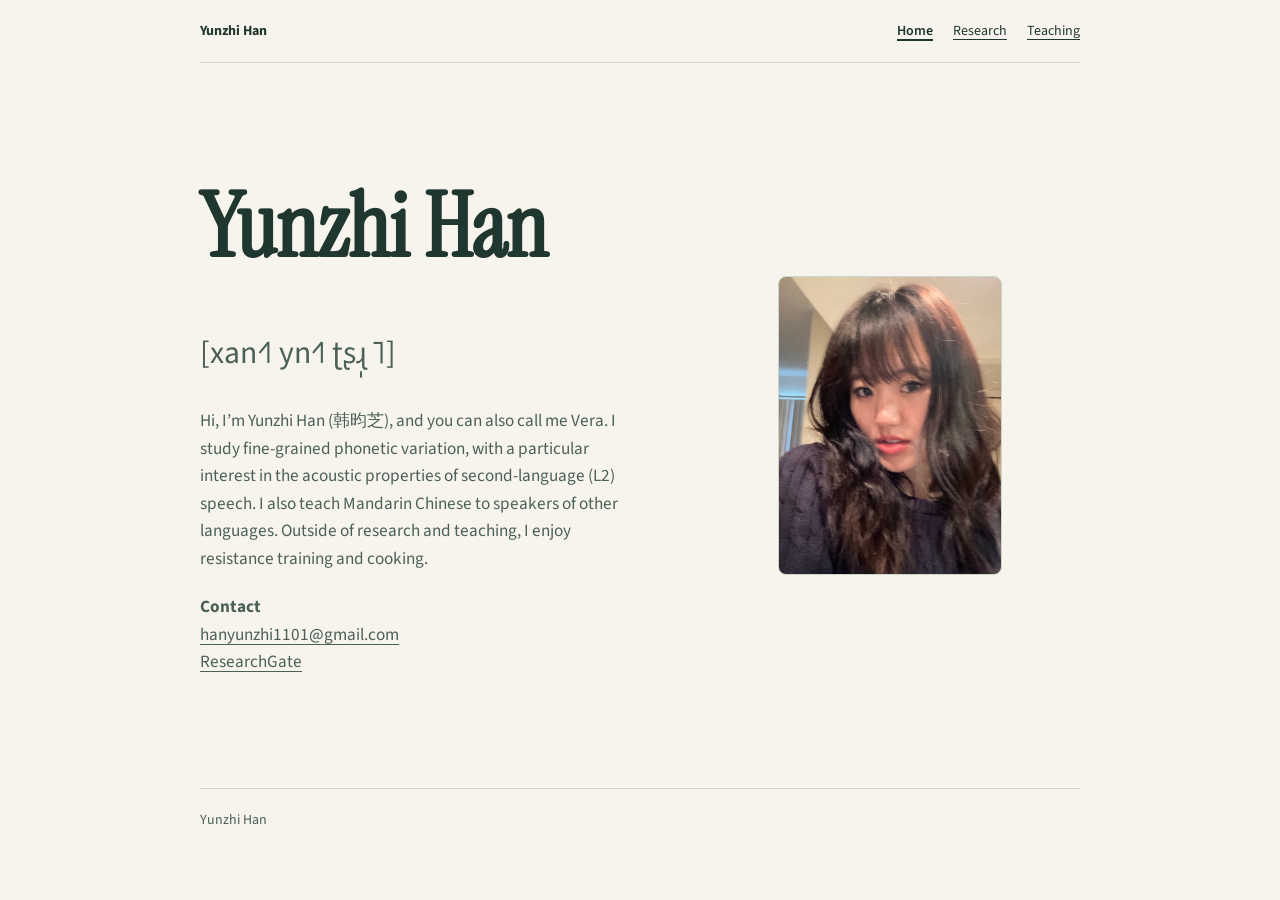
<file: index.html>
<!doctype html>
<html lang="en">
<head>
  <meta charset="utf-8">
  <meta name="viewport" content="width=device-width, initial-scale=1">
  <meta name="description" content="Yunzhi Han’s personal website for research and teaching.">
  <title>Home | Yunzhi Han</title>
  <link rel="stylesheet" href="https://fonts.googleapis.com/css2?family=Instrument+Serif&amp;family=Source+Sans+3:wght@400;600&amp;display=swap">
  <link rel="stylesheet" href="style.css">
  <script>
    const legacyPages = {
      "#research": "research.html",
      "#teaching": "teaching.html",
      "#201-listening": "teaching.html#201-listening"
    };
    const destination = legacyPages[window.location.hash];
    if (destination) window.location.replace(destination);
  </script>
</head>
<body>
  <header class="wrap">
    <strong>Yunzhi Han</strong>
    <nav aria-label="Main navigation">
      <a href="./" aria-current="page">Home</a>
      <a href="research.html">Research</a>
      <a href="teaching.html">Teaching</a>
    </nav>
  </header>
  <main class="wrap">
    <section class="hero" id="home" aria-labelledby="home-title">
      <div>
        <h1 id="home-title">Yunzhi Han <span class="ipa" lang="zh-Latn-fonipa" title="Mandarin pronunciation">[xan˧˥ yn˧˥ ʈʂɻ̩˥]</span></h1>
        <p>Hi, I’m Yunzhi Han (<span lang="zh-Hans">韩昀芝</span>), and you can also call me Vera. I study fine-grained phonetic variation, with a particular interest in the acoustic properties of second-language (L2) speech. I also teach Mandarin Chinese to speakers of other languages. Outside of research and teaching, I enjoy resistance training and cooking.</p>
        <p><strong>Contact</strong><br>
          <a href="mailto:hanyunzhi1101@gmail.com">hanyunzhi1101@gmail.com</a><br>
          <a href="https://www.researchgate.net/profile/Yunzhi-Han?ev=hdr_xprf">ResearchGate</a>
        </p>
      </div>
      <img class="portrait" src="portrait.jpg" width="637" height="850" alt="Portrait of Yunzhi Han">
    </section>
  </main>
  <footer class="wrap">Yunzhi Han</footer>
</body>
</html>
</file>
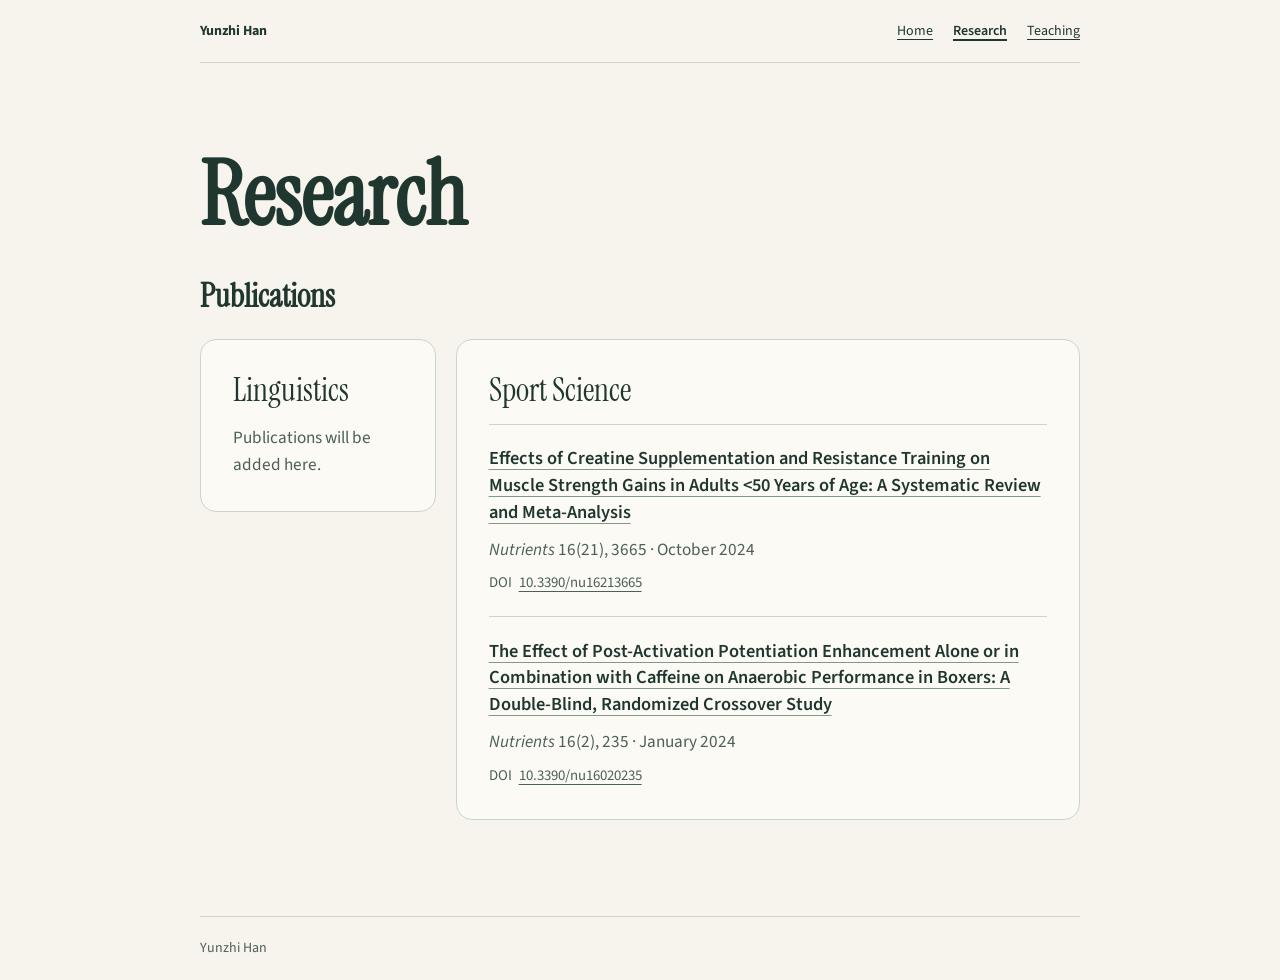
<file: research.html>
<!doctype html>
<html lang="en">
<head>
  <meta charset="utf-8">
  <meta name="viewport" content="width=device-width, initial-scale=1">
  <meta name="description" content="Yunzhi Han’s personal website for research and teaching.">
  <title>Research | Yunzhi Han</title>
  <link rel="stylesheet" href="https://fonts.googleapis.com/css2?family=Instrument+Serif&amp;family=Source+Sans+3:wght@400;600&amp;display=swap">
  <link rel="stylesheet" href="style.css">
  <style>
    .research-page .page-title {
      padding-block: clamp(3rem, 8vw, 5rem) 1.75rem;
    }

    .research-page .publications {
      max-width: none;
      padding-bottom: clamp(3rem, 8vw, 6rem);
    }

    .research-page .publications h2 {
      margin-bottom: 1.5rem;
    }

    .publication-columns {
      display: grid;
      grid-template-columns: minmax(0, 1fr) minmax(0, 2.65fr);
      gap: 1.25rem;
      align-items: start;
    }

    .research-page .publication-group {
      margin: 0;
      padding: clamp(1.25rem, 3.5vw, 2rem);
      border: 1px solid var(--line);
      border-radius: 1rem;
      background: #fbfaf5;
    }

    .research-page .publication-group h3 {
      margin-bottom: .9rem;
      font: 400 2rem/1.15 "Instrument Serif", Georgia, serif;
    }

    .research-page .publication-list li {
      padding-block: 1.3rem;
    }

    .research-page .publication-list li:last-child {
      padding-bottom: 0;
    }

    .research-page .publication-list h4 {
      margin-bottom: .65rem;
      font-size: 1.15rem;
      font-weight: 600;
      line-height: 1.45;
      text-wrap: pretty;
    }

    .research-page .publication-list h4 a {
      text-decoration-thickness: 1px;
      text-decoration-color: #81988a;
    }

    .publication-doi {
      margin-top: .5rem;
      font-size: .925rem;
    }

    .publication-doi a {
      margin-left: .25rem;
    }

    @media (max-width: 45rem) {
      .publication-columns { grid-template-columns: 1fr; }
    }
  </style>
</head>
<body>
  <header class="wrap">
    <strong>Yunzhi Han</strong>
    <nav aria-label="Main navigation">
      <a href="./">Home</a>
      <a href="research.html" aria-current="page">Research</a>
      <a href="teaching.html">Teaching</a>
    </nav>
  </header>
  <main class="wrap research-page">
    <h1 class="page-title" id="research">Research</h1>
    <section class="publications" aria-labelledby="publications">
      <h2 id="publications">Publications</h2>
      <div class="publication-columns">
        <section class="publication-group" aria-labelledby="linguistics">
          <h3 id="linguistics">Linguistics</h3>
          <p>Publications will be added here.</p>
        </section>
        <section class="publication-group" aria-labelledby="sport-science">
          <h3 id="sport-science">Sport Science</h3>
          <ul class="publication-list">
            <li>
              <h4><a href="https://doi.org/10.3390/nu16213665">Effects of Creatine Supplementation and Resistance Training on Muscle Strength Gains in Adults &lt;50 Years of Age: A Systematic Review and Meta-Analysis</a></h4>
              <p><cite>Nutrients</cite> 16(21), 3665 · <time datetime="2024-10">October 2024</time></p>
              <p class="publication-doi">DOI <a href="https://doi.org/10.3390/nu16213665">10.3390/nu16213665</a></p>
            </li>
            <li>
              <h4><a href="https://doi.org/10.3390/nu16020235">The Effect of Post-Activation Potentiation Enhancement Alone or in Combination with Caffeine on Anaerobic Performance in Boxers: A Double-Blind, Randomized Crossover Study</a></h4>
              <p><cite>Nutrients</cite> 16(2), 235 · <time datetime="2024-01">January 2024</time></p>
              <p class="publication-doi">DOI <a href="https://doi.org/10.3390/nu16020235">10.3390/nu16020235</a></p>
            </li>
          </ul>
        </section>
      </div>
    </section>
  </main>
  <footer class="wrap">Yunzhi Han</footer>
</body>
</html>
</file>
<file: style.css>
:root {
  color-scheme: light;
  --paper: #f6f4ed;
  --ink: #20372f;
  --muted: #4b6056;
  --line: #cdd5ca;
}

* { box-sizing: border-box; }

body {
  margin: 0;
  background: var(--paper);
  color: var(--ink);
  font: 1.075rem/1.6 "Source Sans 3", system-ui, sans-serif;
}

.wrap { width: min(100% - 3rem, 55rem); margin-inline: auto; }

header, footer {
  padding-block: 1.25rem;
  font-size: .875rem;
}

header {
  display: flex;
  flex-wrap: wrap;
  align-items: center;
  justify-content: space-between;
  gap: .5rem 2rem;
  border-bottom: 1px solid var(--line);
}

nav { display: flex; gap: 1.25rem; }

a { color: inherit; text-underline-offset: .25em; }
a:hover { color: #367454; }
a:focus-visible { outline: 2px solid currentColor; outline-offset: 4px; }

.hero {
  display: grid;
  grid-template-columns: 1.15fr 1fr;
  gap: clamp(1.5rem, 5vw, 4rem);
  align-items: center;
  padding-block: clamp(3rem, 10vw, 7rem);
}

h1, h2 {
  margin: 0;
  font-family: "Instrument Serif", Georgia, serif;
  line-height: 1.2;
}

h1 { font-size: clamp(2.8rem, 7vw, 5.5rem); }
h2 { font-size: 2rem; }
h1 .ipa {
  display: inline-block;
  color: var(--muted);
  font: 400 .36em/1.25 "Source Sans 3", system-ui, sans-serif;
  letter-spacing: 0;
  white-space: nowrap;
}
h3, h4 { margin: 0 0 .45rem; }
.materials { margin-top: .9rem; }
.materials ul { margin: .25rem 0; padding-left: 1.3rem; }
p { margin: 0; color: var(--muted); }
.hero p { max-width: 34em; margin-top: 1.3rem; }

.portrait {
  display: block;
  width: min(100%, 14rem);
  height: auto;
  justify-self: center;
  border: 1px solid var(--line);
  border-radius: .5rem;
}

section { scroll-margin-top: 1rem; }

.entry {
  display: grid;
  grid-template-columns: minmax(8rem, 1fr) 2.5fr;
  gap: .65rem 2rem;
  border-top: 1px solid var(--line);
  padding-block: 1.65rem;
}

footer { border-top: 1px solid var(--line); color: var(--muted); }

@media (max-width: 38rem) {
  .wrap { width: min(100% - 2rem, 55rem); }
  .hero, .entry { grid-template-columns: 1fr; }
  .portrait { justify-self: start; }
}

nav a[aria-current="page"] { font-weight: 600; text-decoration-thickness: 2px; }
.page-title { padding-block: clamp(2rem, 6vw, 4rem) 1.5rem; }
.publications { max-width: 45rem; padding-bottom: 2.5rem; }
.publications h2 { margin-bottom: 1.1rem; }
.publication-group { margin-block: 1.25rem; }
.publication-list { list-style: none; padding: 0; margin: 0; }
.publication-list li { padding-block: 1rem; border-top: 1px solid var(--line); }
.publication-list h4 { font-size: 1.1rem; line-height: 1.4; }
.course { border-top: 1px solid var(--line); padding-block: 1.65rem 2.5rem; }
</file>
